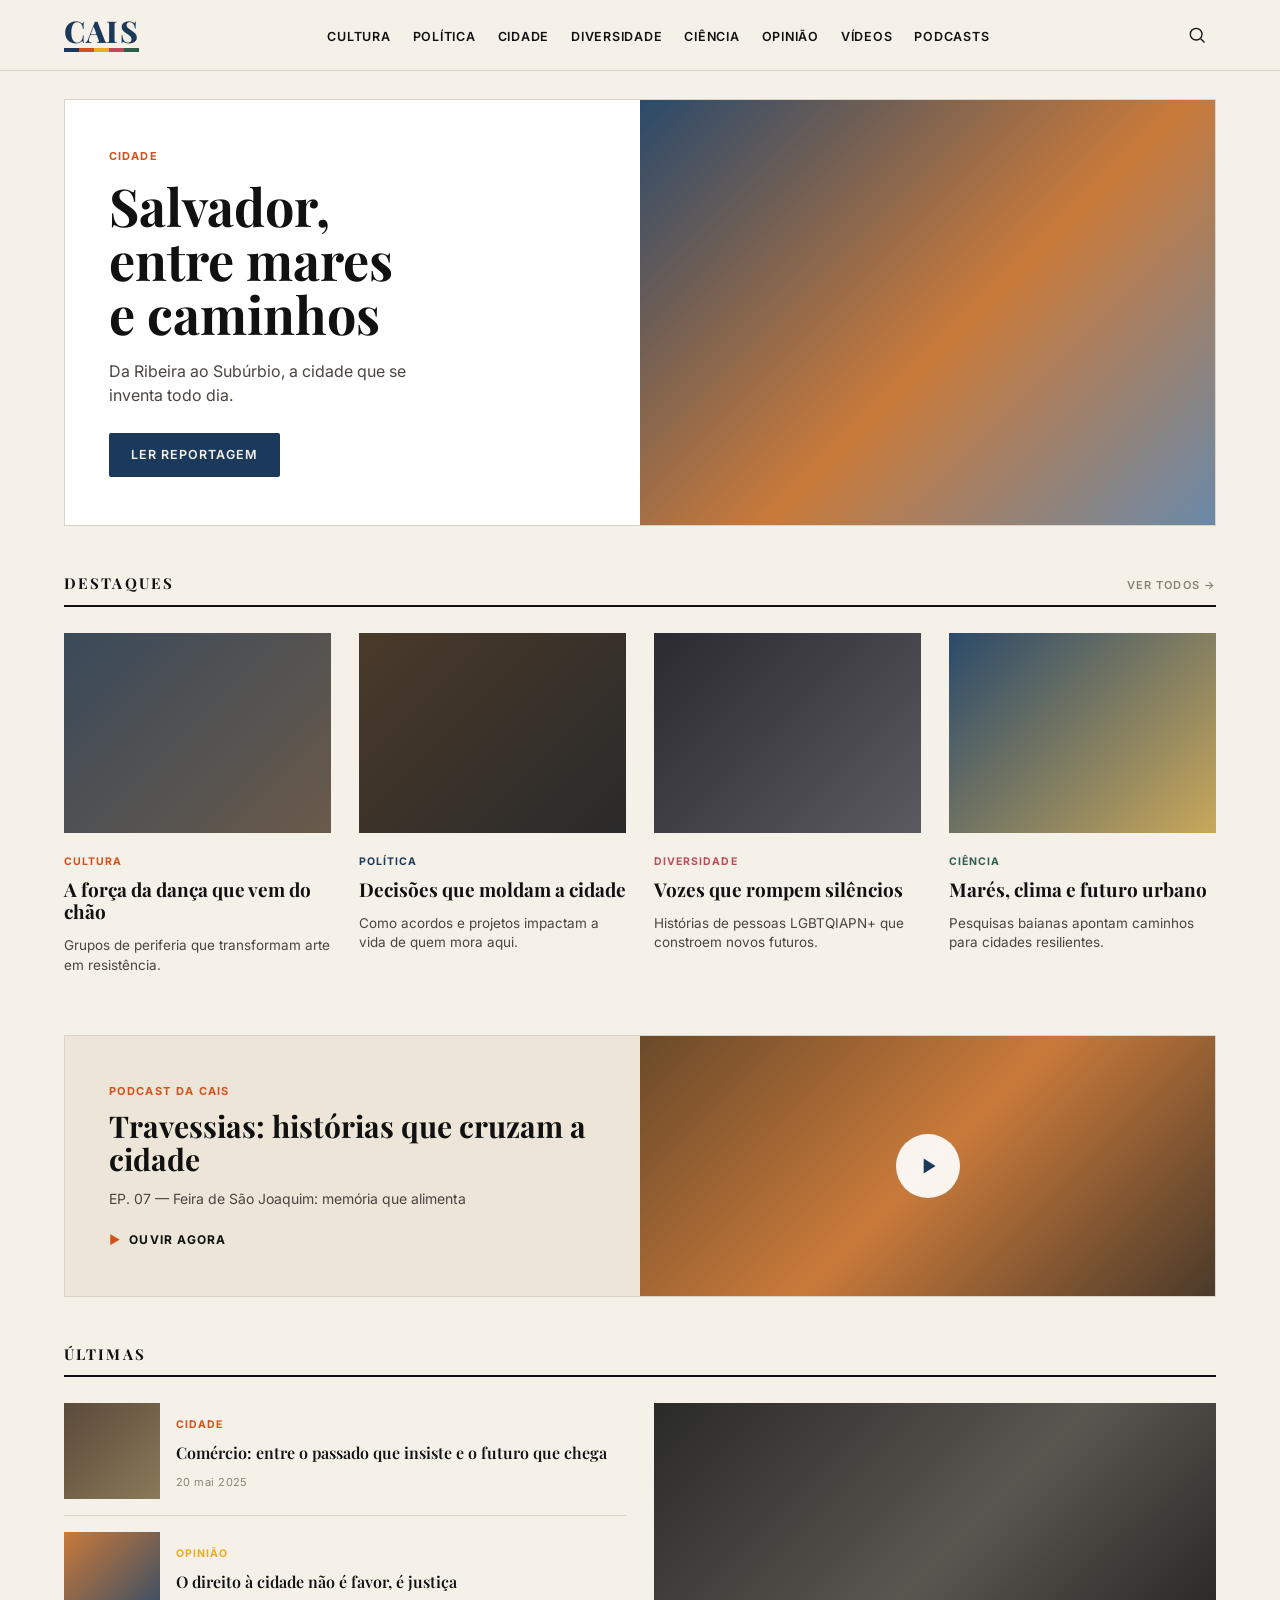
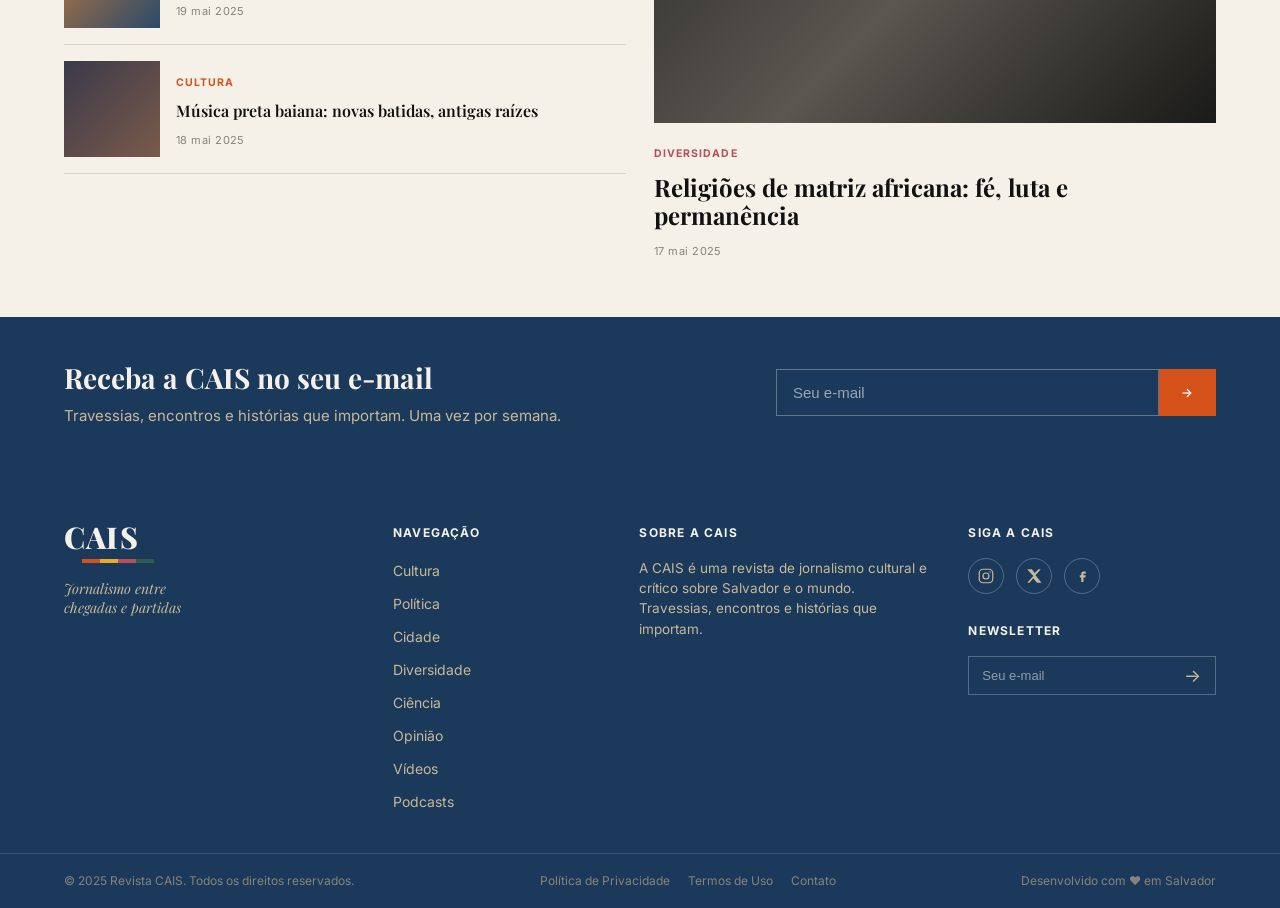
<file: index.html>
<!DOCTYPE html>
<html lang="pt-BR">
<head>
<meta charset="UTF-8">
<meta name="viewport" content="width=device-width, initial-scale=1.0">
<title>CAIS — Jornalismo entre chegadas e partidas</title>
<meta name="description" content="Revista CAIS — publicação cultural e jornalística da Escola de Comunicação da Unijorge. Jornalismo entre chegadas e partidas.">
<link rel="preconnect" href="https://fonts.googleapis.com">
<link rel="preconnect" href="https://fonts.gstatic.com" crossorigin>
<link href="https://fonts.googleapis.com/css2?family=Playfair+Display:ital,wght@0,400;0,500;0,600;0,700;0,800;0,900;1,400;1,500;1,600&family=Inter:wght@400;500;600;700&display=swap" rel="stylesheet">
<link rel="stylesheet" href="styles.css">
</head>
<body>

<a class="skip-link" href="#conteudo">Pular para o conteúdo</a>

<!-- ===== HEADER ===== -->
<header class="site-header">
  <div class="container header-inner">
    <a href="index.html" class="logo" aria-label="CAIS — página inicial">
      <span class="logo-word">CAIS</span>
      <span class="logo-bar" aria-hidden="true"></span>
    </a>
    <nav class="main-nav" aria-label="Navegação principal">
      <ul>
        <li><a href="editoria.html">Cultura</a></li>
        <li><a href="editoria.html">Política</a></li>
        <li><a href="editoria.html">Cidade</a></li>
        <li><a href="editoria.html">Diversidade</a></li>
        <li><a href="editoria.html">Ciência</a></li>
        <li><a href="editoria.html">Opinião</a></li>
        <li><a href="editoria.html">Vídeos</a></li>
        <li><a href="editoria.html">Podcasts</a></li>
      </ul>
    </nav>
    <div class="header-actions">
      <button class="icon-btn" aria-label="Buscar"><svg viewBox="0 0 24 24" width="20" height="20" fill="none" stroke="currentColor" stroke-width="1.6"><circle cx="11" cy="11" r="7"/><line x1="16.5" y1="16.5" x2="21" y2="21"/></svg></button>
      <button class="icon-btn menu-toggle" aria-label="Abrir menu" aria-expanded="false"><svg viewBox="0 0 24 24" width="20" height="20" fill="none" stroke="currentColor" stroke-width="1.6"><line x1="3" y1="6" x2="21" y2="6"/><line x1="3" y1="12" x2="21" y2="12"/><line x1="3" y1="18" x2="21" y2="18"/></svg></button>
    </div>
  </div>
</header>

<!-- ===== MOBILE MENU ===== -->
<div class="mobile-menu" id="mobileMenu" aria-hidden="true">
  <div class="mobile-menu-head">
    <span class="logo-word logo-word--light">CAIS</span>
    <button class="icon-btn menu-close" aria-label="Fechar menu"><svg viewBox="0 0 24 24" width="22" height="22" fill="none" stroke="currentColor" stroke-width="1.6"><line x1="5" y1="5" x2="19" y2="19"/><line x1="19" y1="5" x2="5" y2="19"/></svg></button>
  </div>
  <nav aria-label="Navegação mobile">
    <ul>
      <li><a href="editoria.html">Cultura</a></li>
      <li><a href="editoria.html">Política</a></li>
      <li><a href="editoria.html">Cidade</a></li>
      <li><a href="editoria.html">Diversidade</a></li>
      <li><a href="editoria.html">Ciência</a></li>
      <li><a href="editoria.html">Opinião</a></li>
      <li><a href="editoria.html">Vídeos</a></li>
      <li><a href="editoria.html">Podcasts</a></li>
    </ul>
  </nav>
  <div class="mobile-menu-search">
    <label for="mobileSearch" class="sr-only">Buscar</label>
    <input type="search" id="mobileSearch" placeholder="Buscar">
  </div>
  <a href="#newsletter" class="btn btn--orange mobile-subscribe">Assine a CAIS</a>
</div>

<main id="conteudo">

  <!-- ===== HERO ===== -->
  <section class="hero container">
    <article class="hero-card">
      <div class="hero-media">
        <div class="photo photo--hero" role="img" aria-label="Vista da orla de Salvador ao pôr do sol, com o Elevador Lacerda e barcos na Baía de Todos-os-Santos"></div>
      </div>
      <div class="hero-body">
        <span class="tag tag--cidade">Cidade</span>
        <h1 class="hero-title">Salvador,<br>entre mares<br>e caminhos</h1>
        <p class="hero-dek">Da Ribeira ao Subúrbio, a cidade que se inventa todo dia.</p>
        <a href="reportagem.html" class="btn btn--dark">Ler reportagem</a>
      </div>
    </article>
  </section>

  <!-- ===== DESTAQUES ===== -->
  <section class="section container">
    <div class="section-head">
      <h2 class="section-title">Destaques</h2>
      <a href="editoria.html" class="section-link">Ver todos <span aria-hidden="true">→</span></a>
    </div>
    <div class="destaques-grid">
      <article class="card">
        <a href="reportagem.html" class="card-media"><div class="photo photo--c1" role="img" aria-label="Jovens dançando em uma praça de periferia"></div></a>
        <span class="cat cat--cultura">Cultura</span>
        <h3 class="card-title"><a href="reportagem.html">A força da dança que vem do chão</a></h3>
        <p class="card-dek">Grupos de periferia que transformam arte em resistência.</p>
      </article>
      <article class="card">
        <a href="reportagem.html" class="card-media"><div class="photo photo--c2" role="img" aria-label="Fachada de prédio público no centro de Salvador"></div></a>
        <span class="cat cat--politica">Política</span>
        <h3 class="card-title"><a href="reportagem.html">Decisões que moldam a cidade</a></h3>
        <p class="card-dek">Como acordos e projetos impactam a vida de quem mora aqui.</p>
      </article>
      <article class="card">
        <a href="reportagem.html" class="card-media"><div class="photo photo--c3" role="img" aria-label="Retrato de mulher negra de perfil"></div></a>
        <span class="cat cat--diversidade">Diversidade</span>
        <h3 class="card-title"><a href="reportagem.html">Vozes que rompem silêncios</a></h3>
        <p class="card-dek">Histórias de pessoas LGBTQIAPN+ que constroem novos futuros.</p>
      </article>
      <article class="card">
        <a href="reportagem.html" class="card-media"><div class="photo photo--c4" role="img" aria-label="Barcos de pesca na Baía de Todos-os-Santos"></div></a>
        <span class="cat cat--ciencia">Ciência</span>
        <h3 class="card-title"><a href="reportagem.html">Marés, clima e futuro urbano</a></h3>
        <p class="card-dek">Pesquisas baianas apontam caminhos para cidades resilientes.</p>
      </article>
    </div>
  </section>

  <!-- ===== PODCAST ===== -->
  <section class="section container">
    <article class="podcast">
      <div class="podcast-body">
        <span class="eyebrow">Podcast da CAIS</span>
        <h2 class="podcast-title">Travessias: histórias que cruzam a cidade</h2>
        <p class="podcast-ep">EP. 07 — Feira de São Joaquim: memória que alimenta</p>
        <a href="podcast.html" class="play-link"><span class="play-ico" aria-hidden="true">▶</span> Ouvir agora</a>
      </div>
      <a href="podcast.html" class="podcast-media">
        <div class="photo photo--podcast" role="img" aria-label="Feira de São Joaquim cheia de pessoas e barracas"></div>
        <span class="play-badge" aria-hidden="true"><svg viewBox="0 0 24 24" width="26" height="26" fill="currentColor"><path d="M8 5v14l11-7z"/></svg></span>
      </a>
    </article>
  </section>

  <!-- ===== ÚLTIMAS ===== -->
  <section class="section container">
    <div class="section-head">
      <h2 class="section-title">Últimas</h2>
    </div>
    <div class="ultimas-grid">
      <ul class="ultimas-list">
        <li class="ultima">
          <a href="reportagem.html" class="ultima-thumb"><div class="photo photo--u1" role="img" aria-label="Sobrados antigos do Comércio"></div></a>
          <div class="ultima-body">
            <span class="cat cat--cidade">Cidade</span>
            <h3 class="ultima-title"><a href="reportagem.html">Comércio: entre o passado que insiste e o futuro que chega</a></h3>
            <time class="ultima-date" datetime="2025-05-20">20 mai 2025</time>
          </div>
        </li>
        <li class="ultima">
          <a href="reportagem.html" class="ultima-thumb"><div class="photo photo--u2" role="img" aria-label="Vista do mar de Salvador com céu alaranjado"></div></a>
          <div class="ultima-body">
            <span class="cat cat--opiniao">Opinião</span>
            <h3 class="ultima-title"><a href="reportagem.html">O direito à cidade não é favor, é justiça</a></h3>
            <time class="ultima-date" datetime="2025-05-19">19 mai 2025</time>
          </div>
        </li>
        <li class="ultima">
          <a href="reportagem.html" class="ultima-thumb"><div class="photo photo--u3" role="img" aria-label="Roda de samba na rua"></div></a>
          <div class="ultima-body">
            <span class="cat cat--cultura">Cultura</span>
            <h3 class="ultima-title"><a href="reportagem.html">Música preta baiana: novas batidas, antigas raízes</a></h3>
            <time class="ultima-date" datetime="2025-05-18">18 mai 2025</time>
          </div>
        </li>
      </ul>
      <article class="ultima-destaque">
        <a href="reportagem.html" class="ultima-destaque-media"><div class="photo photo--featured" role="img" aria-label="Retrato em preto e branco de mulher de axé com turbante e colares"></div></a>
        <div class="ultima-destaque-body">
          <span class="cat cat--diversidade">Diversidade</span>
          <h3 class="ultima-destaque-title"><a href="reportagem.html">Religiões de matriz africana: fé, luta e permanência</a></h3>
          <time class="ultima-date" datetime="2025-05-17">17 mai 2025</time>
        </div>
      </article>
    </div>
  </section>

  <!-- ===== NEWSLETTER ===== -->
  <section class="newsletter" id="newsletter">
    <div class="container newsletter-inner">
      <div class="newsletter-text">
        <h2 class="newsletter-title">Receba a CAIS no seu e-mail</h2>
        <p>Travessias, encontros e histórias que importam. Uma vez por semana.</p>
      </div>
      <form class="newsletter-form" onsubmit="return false;">
        <label for="nlEmail" class="sr-only">Seu e-mail</label>
        <input type="email" id="nlEmail" placeholder="Seu e-mail" required>
        <button type="submit" class="btn btn--orange" aria-label="Assinar newsletter"><span aria-hidden="true">→</span></button>
      </form>
    </div>
  </section>

</main>

<!-- ===== FOOTER ===== -->
<footer class="site-footer">
  <div class="container footer-inner">
    <div class="footer-brand">
      <span class="logo-word logo-word--light">CAIS</span>
      <span class="logo-bar" aria-hidden="true"></span>
      <p class="footer-slogan">Jornalismo entre<br>chegadas e partidas</p>
    </div>
    <nav class="footer-col" aria-label="Navegação do rodapé">
      <h3>Navegação</h3>
      <ul>
        <li><a href="editoria.html">Cultura</a></li>
        <li><a href="editoria.html">Política</a></li>
        <li><a href="editoria.html">Cidade</a></li>
        <li><a href="editoria.html">Diversidade</a></li>
        <li><a href="editoria.html">Ciência</a></li>
        <li><a href="editoria.html">Opinião</a></li>
        <li><a href="editoria.html">Vídeos</a></li>
        <li><a href="editoria.html">Podcasts</a></li>
      </ul>
    </nav>
    <div class="footer-col">
      <h3>Sobre a CAIS</h3>
      <p class="footer-about">A CAIS é uma revista de jornalismo cultural e crítico sobre Salvador e o mundo. Travessias, encontros e histórias que importam.</p>
    </div>
    <div class="footer-col">
      <h3>Siga a CAIS</h3>
      <div class="social">
        <a href="#" aria-label="Instagram" class="social-ico"><svg viewBox="0 0 24 24" width="18" height="18" fill="none" stroke="currentColor" stroke-width="1.6"><rect x="3" y="3" width="18" height="18" rx="5"/><circle cx="12" cy="12" r="4"/><circle cx="17.5" cy="6.5" r="1" fill="currentColor" stroke="none"/></svg></a>
        <a href="#" aria-label="X" class="social-ico"><svg viewBox="0 0 24 24" width="18" height="18" fill="currentColor"><path d="M18 3h3l-7 8 8 10h-6l-5-6-5 6H3l8-9L3 3h6l4 5z"/></svg></a>
        <a href="#" aria-label="Facebook" class="social-ico"><svg viewBox="0 0 24 24" width="18" height="18" fill="currentColor"><path d="M14 9h3V6h-3c-2 0-3 1-3 3v2H9v3h2v6h3v-6h2.5l.5-3H14V9z"/></svg></a>
      </div>
      <h3 class="footer-nl-title">Newsletter</h3>
      <form class="footer-nl" onsubmit="return false;">
        <label for="footerEmail" class="sr-only">Seu e-mail</label>
        <input type="email" id="footerEmail" placeholder="Seu e-mail">
        <button type="submit" aria-label="Assinar"><span aria-hidden="true">→</span></button>
      </form>
    </div>
  </div>
  <div class="footer-bottom">
    <div class="container footer-bottom-inner">
      <span>© 2025 Revista CAIS. Todos os direitos reservados.</span>
      <span class="footer-links">
        <a href="#">Política de Privacidade</a>
        <a href="#">Termos de Uso</a>
        <a href="#">Contato</a>
      </span>
      <span class="footer-made">Desenvolvido com ♥ em Salvador</span>
    </div>
  </div>
</footer>

<script src="script.js"></script>
</body>
</html>
</file>
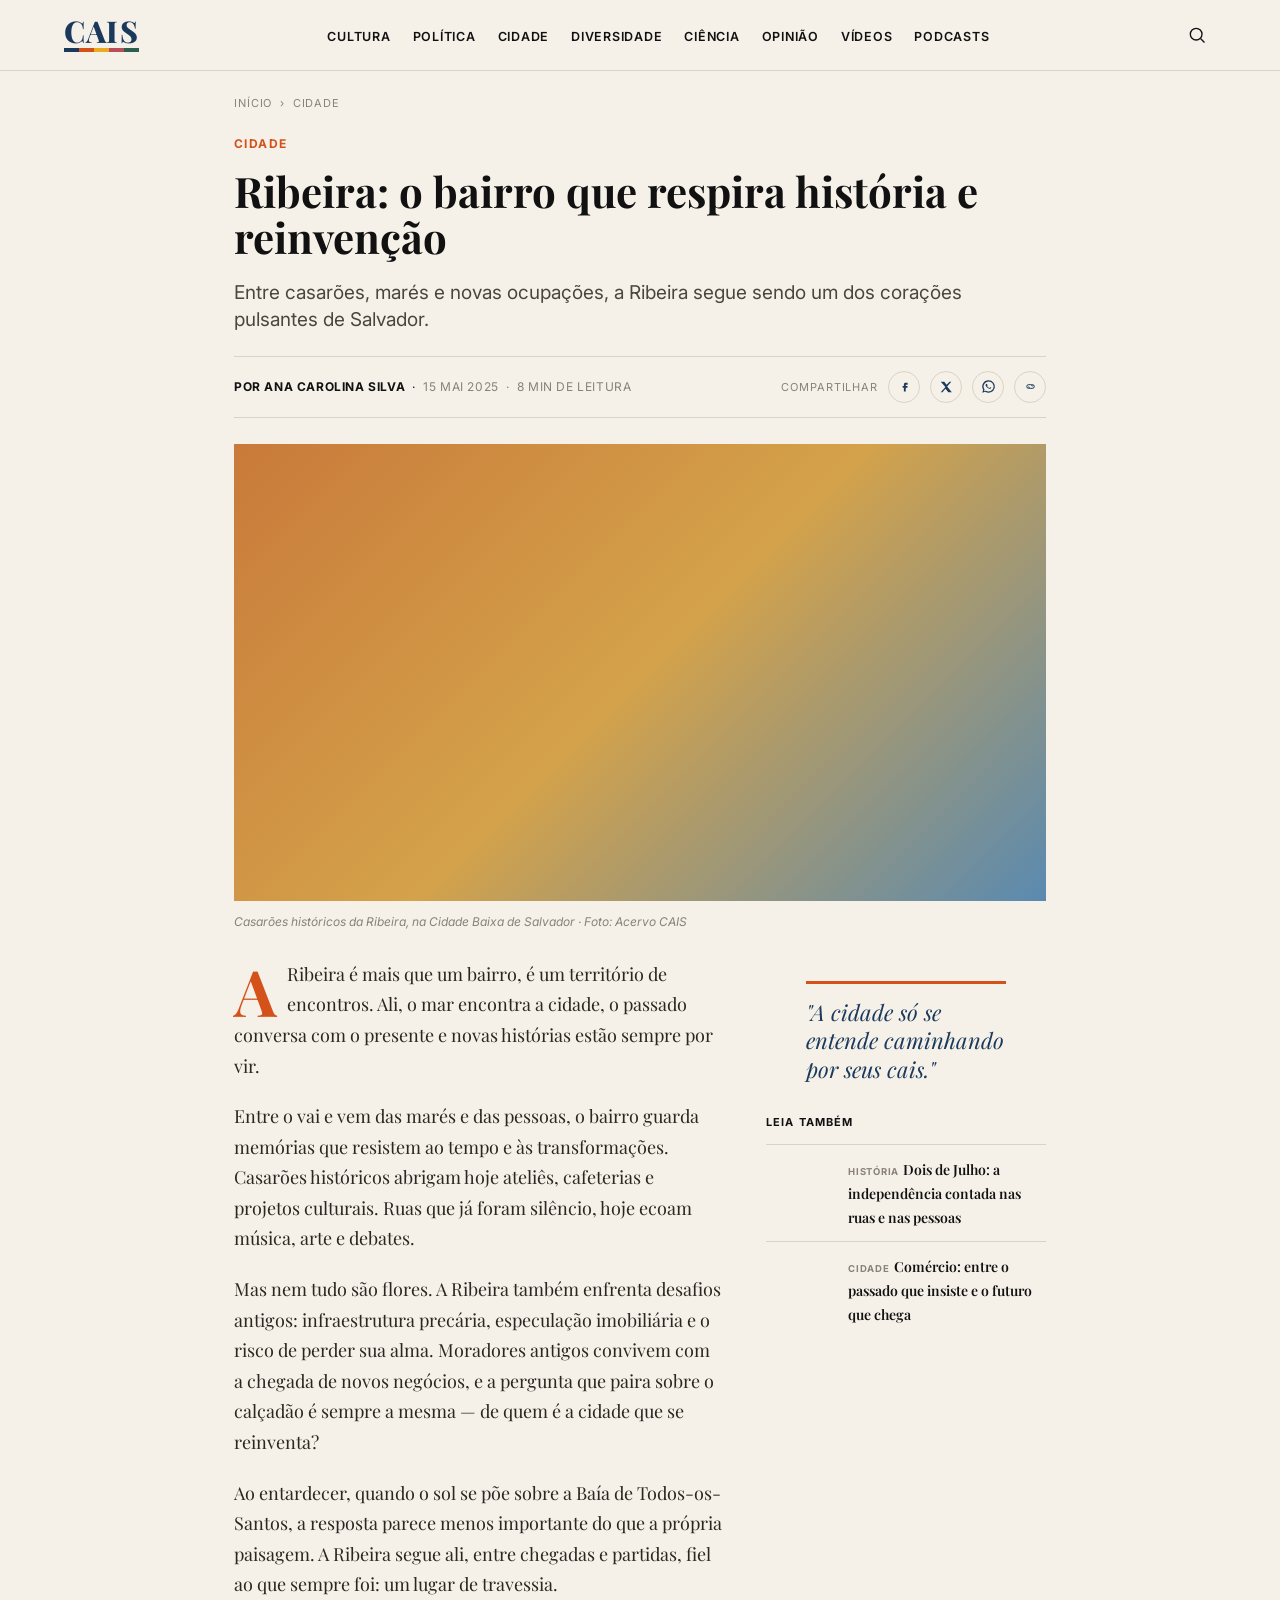
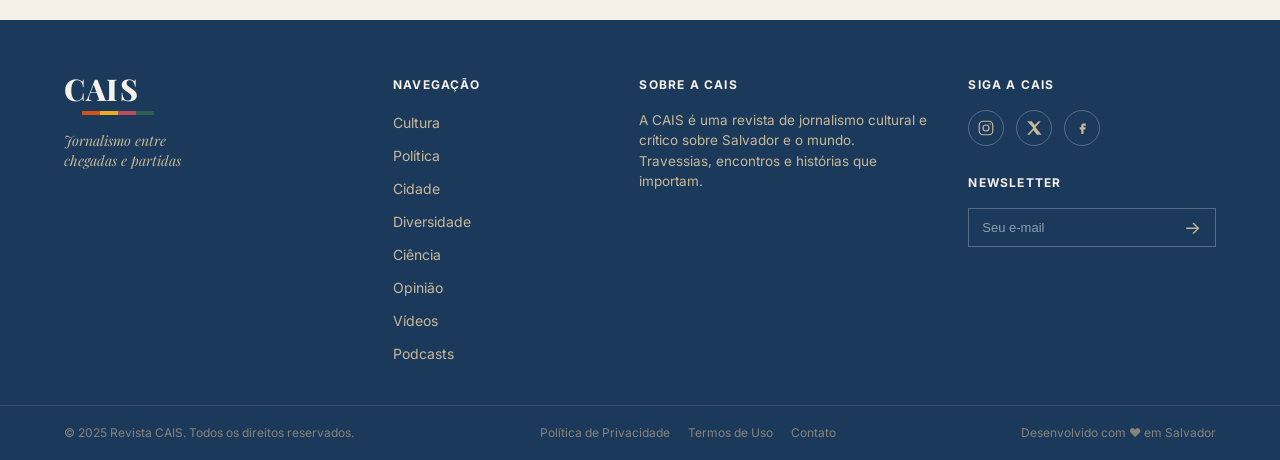
<file: reportagem.html>
<!DOCTYPE html>
<html lang="pt-BR">
<head>
<meta charset="UTF-8">
<meta name="viewport" content="width=device-width, initial-scale=1.0">
<title>Ribeira: o bairro que respira história e reinvenção — CAIS</title>
<meta name="description" content="Entre casarões, marés e novas ocupações, a Ribeira segue sendo um dos corações pulsantes de Salvador.">
<link rel="preconnect" href="https://fonts.googleapis.com">
<link rel="preconnect" href="https://fonts.gstatic.com" crossorigin>
<link href="https://fonts.googleapis.com/css2?family=Playfair+Display:ital,wght@0,400;0,500;0,600;0,700;0,800;0,900;1,400;1,500;1,600&family=Inter:wght@400;500;600;700&display=swap" rel="stylesheet">
<link rel="stylesheet" href="styles.css">
</head>
<body>

<a class="skip-link" href="#conteudo">Pular para o conteúdo</a>

<header class="site-header">
  <div class="container header-inner">
    <a href="index.html" class="logo" aria-label="CAIS — página inicial">
      <span class="logo-word">CAIS</span>
      <span class="logo-bar" aria-hidden="true"></span>
    </a>
    <nav class="main-nav" aria-label="Navegação principal">
      <ul>
        <li><a href="editoria.html">Cultura</a></li>
        <li><a href="editoria.html">Política</a></li>
        <li><a href="editoria.html">Cidade</a></li>
        <li><a href="editoria.html">Diversidade</a></li>
        <li><a href="editoria.html">Ciência</a></li>
        <li><a href="editoria.html">Opinião</a></li>
        <li><a href="editoria.html">Vídeos</a></li>
        <li><a href="editoria.html">Podcasts</a></li>
      </ul>
    </nav>
    <div class="header-actions">
      <button class="icon-btn" aria-label="Buscar"><svg viewBox="0 0 24 24" width="20" height="20" fill="none" stroke="currentColor" stroke-width="1.6"><circle cx="11" cy="11" r="7"/><line x1="16.5" y1="16.5" x2="21" y2="21"/></svg></button>
      <button class="icon-btn menu-toggle" aria-label="Abrir menu" aria-expanded="false"><svg viewBox="0 0 24 24" width="20" height="20" fill="none" stroke="currentColor" stroke-width="1.6"><line x1="3" y1="6" x2="21" y2="6"/><line x1="3" y1="12" x2="21" y2="12"/><line x1="3" y1="18" x2="21" y2="18"/></svg></button>
    </div>
  </div>
</header>

<div class="mobile-menu" id="mobileMenu" aria-hidden="true">
  <div class="mobile-menu-head">
    <span class="logo-word logo-word--light">CAIS</span>
    <button class="icon-btn menu-close" aria-label="Fechar menu"><svg viewBox="0 0 24 24" width="22" height="22" fill="none" stroke="currentColor" stroke-width="1.6"><line x1="5" y1="5" x2="19" y2="19"/><line x1="19" y1="5" x2="5" y2="19"/></svg></button>
  </div>
  <nav aria-label="Navegação mobile">
    <ul>
      <li><a href="editoria.html">Cultura</a></li>
      <li><a href="editoria.html">Política</a></li>
      <li><a href="editoria.html">Cidade</a></li>
      <li><a href="editoria.html">Diversidade</a></li>
      <li><a href="editoria.html">Ciência</a></li>
      <li><a href="editoria.html">Opinião</a></li>
      <li><a href="editoria.html">Vídeos</a></li>
      <li><a href="editoria.html">Podcasts</a></li>
    </ul>
  </nav>
  <a href="index.html#newsletter" class="btn btn--orange mobile-subscribe">Assine a CAIS</a>
</div>

<main id="conteudo">
  <div class="container article-wrap">
    <nav class="breadcrumb" aria-label="Trilha de navegação">
      <a href="index.html">Início</a> &nbsp;›&nbsp; <a href="editoria.html">Cidade</a>
    </nav>

    <header class="article-head">
      <span class="article-cat">Cidade</span>
      <h1 class="article-title">Ribeira: o bairro que respira história e reinvenção</h1>
      <p class="article-dek">Entre casarões, marés e novas ocupações, a Ribeira segue sendo um dos corações pulsantes de Salvador.</p>
      <div class="article-meta">
        <span class="article-byline"><strong>Por Ana Carolina Silva</strong> &nbsp;·&nbsp; <span class="meta-sub">15 mai 2025 &nbsp;·&nbsp; 8 min de leitura</span></span>
        <span class="share">
          <span class="share-label">Compartilhar</span>
          <a href="#" class="share-ico" aria-label="Compartilhar no Facebook"><svg viewBox="0 0 24 24" width="15" height="15" fill="currentColor"><path d="M14 9h3V6h-3c-2 0-3 1-3 3v2H9v3h2v6h3v-6h2.5l.5-3H14V9z"/></svg></a>
          <a href="#" class="share-ico" aria-label="Compartilhar no X"><svg viewBox="0 0 24 24" width="14" height="14" fill="currentColor"><path d="M18 3h3l-7 8 8 10h-6l-5-6-5 6H3l8-9L3 3h6l4 5z"/></svg></a>
          <a href="#" class="share-ico" aria-label="Compartilhar no WhatsApp"><svg viewBox="0 0 24 24" width="15" height="15" fill="currentColor"><path d="M12 2a10 10 0 00-8.5 15.3L2 22l4.8-1.5A10 10 0 1012 2zm0 18a8 8 0 01-4.1-1.1l-.3-.2-2.8.9.9-2.8-.2-.3A8 8 0 1112 20zm4.5-5.9c-.2-.1-1.4-.7-1.7-.8-.2-.1-.4-.1-.5.1l-.7.9c-.1.2-.3.2-.5.1a6.5 6.5 0 01-3.2-2.8c-.2-.4.2-.4.6-1.2.1-.2 0-.3 0-.4l-.8-1.8c-.2-.5-.4-.4-.5-.4h-.5c-.2 0-.4.1-.6.3-.7.7-.9 1.7-.5 2.8a9 9 0 003.9 4c1.6.9 2.3.8 3.1.7.5-.1 1.4-.6 1.6-1.2.2-.6.2-1 .1-1.1z"/></svg></a>
          <a href="#" class="share-ico" aria-label="Copiar link"><svg viewBox="0 0 24 24" width="15" height="15" fill="none" stroke="currentColor" stroke-width="1.6"><path d="M9 12a3 3 0 003 3h3a3 3 0 000-6h-1.5M15 12a3 3 0 00-3-3H9a3 3 0 000 6h1.5"/></svg></a>
        </span>
      </div>
    </header>

    <figure class="article-hero">
      <div class="photo" style="background:linear-gradient(135deg,#C97A3A,#D4A24A,#5A8AB0);height:100%" role="img" aria-label="Casarões coloridos da Ribeira com um carro passando na rua"></div>
    </figure>
    <p class="article-hero-cap">Casarões históricos da Ribeira, na Cidade Baixa de Salvador · Foto: Acervo CAIS</p>

    <div class="article-body">
      <div class="article-text">
        <p class="dropcap">A Ribeira é mais que um bairro, é um território de encontros. Ali, o mar encontra a cidade, o passado conversa com o presente e novas histórias estão sempre por vir.</p>
        <p>Entre o vai e vem das marés e das pessoas, o bairro guarda memórias que resistem ao tempo e às transformações. Casarões históricos abrigam hoje ateliês, cafeterias e projetos culturais. Ruas que já foram silêncio, hoje ecoam música, arte e debates.</p>
        <p>Mas nem tudo são flores. A Ribeira também enfrenta desafios antigos: infraestrutura precária, especulação imobiliária e o risco de perder sua alma. Moradores antigos convivem com a chegada de novos negócios, e a pergunta que paira sobre o calçadão é sempre a mesma — de quem é a cidade que se reinventa?</p>
        <p>Ao entardecer, quando o sol se põe sobre a Baía de Todos-os-Santos, a resposta parece menos importante do que a própria paisagem. A Ribeira segue ali, entre chegadas e partidas, fiel ao que sempre foi: um lugar de travessia.</p>
      </div>
      <aside class="article-aside">
        <blockquote class="pullquote">"A cidade só se entende caminhando por seus cais."</blockquote>
        <h2 class="related-title">Leia também</h2>
        <a href="reportagem.html" class="related-item">
          <span class="related-thumb"><span class="photo" style="background:linear-gradient(135deg,#8A5A3A,#C97A3A);height:100%"></span></span>
          <span>
            <span class="related-cat">História</span>
            <span class="related-name">Dois de Julho: a independência contada nas ruas e nas pessoas</span>
          </span>
        </a>
        <a href="reportagem.html" class="related-item">
          <span class="related-thumb"><span class="photo" style="background:linear-gradient(135deg,#2A4A6A,#6A8AA8);height:100%"></span></span>
          <span>
            <span class="related-cat">Cidade</span>
            <span class="related-name">Comércio: entre o passado que insiste e o futuro que chega</span>
          </span>
        </a>
      </aside>
    </div>
  </div>
</main>

<footer class="site-footer">
  <div class="container footer-inner">
    <div class="footer-brand">
      <span class="logo-word logo-word--light">CAIS</span>
      <span class="logo-bar" aria-hidden="true"></span>
      <p class="footer-slogan">Jornalismo entre<br>chegadas e partidas</p>
    </div>
    <nav class="footer-col" aria-label="Navegação do rodapé">
      <h3>Navegação</h3>
      <ul>
        <li><a href="editoria.html">Cultura</a></li>
        <li><a href="editoria.html">Política</a></li>
        <li><a href="editoria.html">Cidade</a></li>
        <li><a href="editoria.html">Diversidade</a></li>
        <li><a href="editoria.html">Ciência</a></li>
        <li><a href="editoria.html">Opinião</a></li>
        <li><a href="editoria.html">Vídeos</a></li>
        <li><a href="editoria.html">Podcasts</a></li>
      </ul>
    </nav>
    <div class="footer-col">
      <h3>Sobre a CAIS</h3>
      <p class="footer-about">A CAIS é uma revista de jornalismo cultural e crítico sobre Salvador e o mundo. Travessias, encontros e histórias que importam.</p>
    </div>
    <div class="footer-col">
      <h3>Siga a CAIS</h3>
      <div class="social">
        <a href="#" aria-label="Instagram" class="social-ico"><svg viewBox="0 0 24 24" width="18" height="18" fill="none" stroke="currentColor" stroke-width="1.6"><rect x="3" y="3" width="18" height="18" rx="5"/><circle cx="12" cy="12" r="4"/><circle cx="17.5" cy="6.5" r="1" fill="currentColor" stroke="none"/></svg></a>
        <a href="#" aria-label="X" class="social-ico"><svg viewBox="0 0 24 24" width="18" height="18" fill="currentColor"><path d="M18 3h3l-7 8 8 10h-6l-5-6-5 6H3l8-9L3 3h6l4 5z"/></svg></a>
        <a href="#" aria-label="Facebook" class="social-ico"><svg viewBox="0 0 24 24" width="18" height="18" fill="currentColor"><path d="M14 9h3V6h-3c-2 0-3 1-3 3v2H9v3h2v6h3v-6h2.5l.5-3H14V9z"/></svg></a>
      </div>
      <h3 class="footer-nl-title">Newsletter</h3>
      <form class="footer-nl" onsubmit="return false;">
        <label for="footerEmail" class="sr-only">Seu e-mail</label>
        <input type="email" id="footerEmail" placeholder="Seu e-mail">
        <button type="submit" aria-label="Assinar"><span aria-hidden="true">→</span></button>
      </form>
    </div>
  </div>
  <div class="footer-bottom">
    <div class="container footer-bottom-inner">
      <span>© 2025 Revista CAIS. Todos os direitos reservados.</span>
      <span class="footer-links">
        <a href="#">Política de Privacidade</a>
        <a href="#">Termos de Uso</a>
        <a href="#">Contato</a>
      </span>
      <span class="footer-made">Desenvolvido com ♥ em Salvador</span>
    </div>
  </div>
</footer>

<script src="script.js"></script>
</body>
</html>
</file>
<file: styles.css>
/* ============================================================
   REVISTA CAIS — Portal Editorial
   Design tokens extraídos do mockup oficial aprovado
   ============================================================ */

:root {
  /* ---- Paleta cromática (cores exatas do mockup) ---- */
  --mar:            #1B3A5B;  /* azul profundo */
  --por-sol:        #D4521A;  /* laranja */
  --luz-baiana:     #EBAB20;  /* amarelo */
  --rosa-queimado:  #B84E5A;
  --areia:          #C8B898;
  --branco-edit:    #F5F0E8;  /* fundo creme */
  --folha:          #2E5E4E;  /* verde */
  --preto-grafite:  #111111;

  --branco-puro:    #FFFFFF;
  --cinza-texto:    #4A453E;
  --cinza-medio:    #8A8278;
  --cinza-claro:    #E2DCD0;
  --linha:          #DAD3C5;

  /* ---- Tipografia ---- */
  --serif: 'Playfair Display', Georgia, serif;
  --sans:  'Inter', system-ui, -apple-system, sans-serif;

  /* ---- Layout ---- */
  --maxw: 1200px;
  --gap: 28px;
  --radius: 2px;
}

/* ---- Reset ---- */
*, *::before, *::after { box-sizing: border-box; }
html { -webkit-text-size-adjust: 100%; scroll-behavior: smooth; }
body {
  margin: 0;
  font-family: var(--sans);
  color: var(--preto-grafite);
  background: var(--branco-edit);
  font-size: 16px;
  line-height: 1.5;
  -webkit-font-smoothing: antialiased;
}
img { max-width: 100%; display: block; }
a { color: inherit; text-decoration: none; }
ul { list-style: none; margin: 0; padding: 0; }
h1, h2, h3, h4 { margin: 0; font-weight: 700; }
button { font-family: inherit; cursor: pointer; }

.container { width: 100%; max-width: var(--maxw); margin: 0 auto; padding: 0 24px; }

.sr-only {
  position: absolute; width: 1px; height: 1px; padding: 0; margin: -1px;
  overflow: hidden; clip: rect(0,0,0,0); white-space: nowrap; border: 0;
}
.skip-link {
  position: absolute; left: -999px; top: 0; z-index: 999;
  background: var(--mar); color: #fff; padding: 10px 16px;
}
.skip-link:focus { left: 8px; top: 8px; }

:focus-visible { outline: 2px solid var(--por-sol); outline-offset: 2px; }

/* ============================================================
   LOGO
   ============================================================ */
.logo { display: inline-flex; flex-direction: column; gap: 3px; }
.logo-word {
  font-family: var(--serif);
  font-weight: 800;
  font-size: 30px;
  letter-spacing: 0.04em;
  color: var(--mar);
  line-height: 0.9;
}
.logo-word--light { color: var(--branco-edit); }
/* Barra multicolor sob o logotipo */
.logo-bar {
  display: block; height: 4px; width: 100%;
  background: linear-gradient(to right,
    var(--mar) 0 20%,
    var(--por-sol) 20% 40%,
    var(--luz-baiana) 40% 60%,
    var(--rosa-queimado) 60% 80%,
    var(--folha) 80% 100%);
}

/* ============================================================
   HEADER
   ============================================================ */
.site-header {
  background: var(--branco-edit);
  border-bottom: 1px solid var(--linha);
  position: sticky; top: 0; z-index: 100;
}
.header-inner {
  display: flex; align-items: center; justify-content: space-between;
  gap: 24px; padding-top: 16px; padding-bottom: 16px;
}
.main-nav ul { display: flex; gap: 22px; }
.main-nav a {
  font-size: 12.5px; font-weight: 600; letter-spacing: 0.06em;
  text-transform: uppercase; color: var(--preto-grafite);
  padding: 6px 0; position: relative;
}
.main-nav a::after {
  content: ''; position: absolute; left: 0; bottom: 0; height: 2px; width: 0;
  background: var(--por-sol); transition: width .2s ease;
}
.main-nav a:hover::after { width: 100%; }
.header-actions { display: flex; align-items: center; gap: 6px; }
.icon-btn {
  background: none; border: none; color: var(--preto-grafite);
  width: 38px; height: 38px; display: inline-flex;
  align-items: center; justify-content: center; border-radius: var(--radius);
}
.icon-btn:hover { background: rgba(0,0,0,.05); }
.menu-toggle { display: none; }

/* ============================================================
   MOBILE MENU
   ============================================================ */
.mobile-menu {
  position: fixed; inset: 0; z-index: 200;
  background: var(--mar); color: var(--branco-edit);
  padding: 20px 24px; transform: translateX(100%);
  transition: transform .3s ease; display: flex; flex-direction: column;
}
.mobile-menu.open { transform: translateX(0); }
.mobile-menu-head { display: flex; align-items: center; justify-content: space-between; margin-bottom: 30px; }
.mobile-menu-head .icon-btn { color: var(--branco-edit); }
.mobile-menu nav ul { display: flex; flex-direction: column; gap: 4px; }
.mobile-menu nav a {
  font-size: 17px; font-weight: 600; letter-spacing: 0.04em;
  text-transform: uppercase; padding: 12px 0;
  border-bottom: 1px solid rgba(255,255,255,.1); display: block;
}
.mobile-menu-search { margin: 24px 0 16px; }
.mobile-menu-search input {
  width: 100%; padding: 12px 14px; border: 1px solid rgba(255,255,255,.25);
  background: transparent; color: var(--branco-edit); font-size: 15px; border-radius: var(--radius);
}
.mobile-menu-search input::placeholder { color: rgba(255,255,255,.5); }
.mobile-subscribe { text-align: center; }

/* ============================================================
   BOTÕES & TAGS
   ============================================================ */
.btn {
  display: inline-block; font-size: 12.5px; font-weight: 600;
  letter-spacing: 0.08em; text-transform: uppercase;
  padding: 13px 22px; border: none; border-radius: var(--radius); transition: background .2s;
}
.btn--dark { background: var(--mar); color: var(--branco-edit); }
.btn--dark:hover { background: #14304b; }
.btn--orange { background: var(--por-sol); color: #fff; }
.btn--orange:hover { background: #b8460f; }

.tag {
  display: inline-block; font-size: 11px; font-weight: 700;
  letter-spacing: 0.1em; text-transform: uppercase;
  color: var(--por-sol); margin-bottom: 14px;
}
.tag--cidade { color: var(--por-sol); }

/* Categorias coloridas (pílulas e labels) */
.cat {
  display: inline-block; font-size: 10.5px; font-weight: 700;
  letter-spacing: 0.1em; text-transform: uppercase; margin-bottom: 8px;
}
.cat--cultura      { color: var(--por-sol); }
.cat--politica     { color: var(--mar); }
.cat--cidade       { color: var(--por-sol); }
.cat--diversidade  { color: var(--rosa-queimado); }
.cat--ciencia      { color: var(--folha); }
.cat--opiniao      { color: var(--luz-baiana); }

/* ============================================================
   FOTOS (placeholders tonais — substituir por <img> reais)
   ============================================================ */
.photo { width: 100%; height: 100%; background-size: cover; background-position: center; }
.photo--hero      { background: linear-gradient(135deg, #2A4A6A 0%, #C97A3A 55%, #6A8AA8 100%); min-height: 420px; }
.photo--c1        { background: linear-gradient(135deg, #3A4A5A, #6A5A4A); }
.photo--c2        { background: linear-gradient(135deg, #4A3A2A, #2A2A2A); }
.photo--c3        { background: linear-gradient(135deg, #2A2A30, #5A5A60); }
.photo--c4        { background: linear-gradient(135deg, #2A4A6A, #C9A85A); }
.photo--podcast   { background: linear-gradient(135deg, #6A4A2A, #C97A3A, #4A3A2A); }
.photo--u1        { background: linear-gradient(135deg, #5A4A3A, #8A7A5A); }
.photo--u2        { background: linear-gradient(135deg, #C97A3A, #2A4A6A); }
.photo--u3        { background: linear-gradient(135deg, #3A3A4A, #7A5A4A); }
.photo--featured  { background: linear-gradient(135deg, #2A2A28, #5A5650, #1A1A18); }

/* ============================================================
   HERO
   ============================================================ */
.hero { padding-top: 28px; }
.hero-card {
  display: grid; grid-template-columns: 1fr 1fr;
  background: var(--branco-puro); border: 1px solid var(--linha);
  overflow: hidden;
}
.hero-media { order: 2; }
.hero-media .photo { height: 100%; }
.hero-body {
  order: 1; padding: 48px 44px; display: flex; flex-direction: column;
  justify-content: center; align-items: flex-start;
}
.hero-title {
  font-family: var(--serif); font-weight: 700;
  font-size: 52px; line-height: 1.04; color: var(--preto-grafite);
  margin-bottom: 18px;
}
.hero-dek { font-size: 16px; color: var(--cinza-texto); margin: 0 0 26px; max-width: 30ch; }

/* ============================================================
   SECTIONS
   ============================================================ */
.section { padding-top: 46px; }
.section-head {
  display: flex; align-items: baseline; justify-content: space-between;
  border-bottom: 2px solid var(--preto-grafite); padding-bottom: 10px; margin-bottom: 26px;
}
.section-title {
  font-family: var(--serif); font-weight: 700; font-size: 15px;
  letter-spacing: 0.14em; text-transform: uppercase;
}
.section-link {
  font-size: 11px; font-weight: 600; letter-spacing: 0.1em;
  text-transform: uppercase; color: var(--cinza-medio);
}
.section-link:hover { color: var(--por-sol); }
.eyebrow {
  font-size: 11px; font-weight: 700; letter-spacing: 0.12em;
  text-transform: uppercase; color: var(--por-sol); display: block; margin-bottom: 10px;
}

/* ---- Destaques grid ---- */
.destaques-grid { display: grid; grid-template-columns: repeat(4, 1fr); gap: var(--gap); }
.card-media { display: block; aspect-ratio: 4/3; overflow: hidden; margin-bottom: 14px; }
.card-media .photo { transition: transform .4s ease; }
.card:hover .card-media .photo { transform: scale(1.04); }
.card-title {
  font-family: var(--serif); font-weight: 700; font-size: 19px;
  line-height: 1.18; margin-bottom: 8px;
}
.card-title a:hover { color: var(--por-sol); }
.card-dek { font-size: 13.5px; color: var(--cinza-texto); line-height: 1.45; }

/* ---- Podcast ---- */
.podcast {
  display: grid; grid-template-columns: 1fr 1fr;
  background: #ECE5D8; align-items: stretch; border: 1px solid var(--linha);
}
.podcast-body { padding: 40px 44px; display: flex; flex-direction: column; justify-content: center; align-items: flex-start; }
.podcast-title { font-family: var(--serif); font-weight: 700; font-size: 30px; line-height: 1.1; margin-bottom: 12px; }
.podcast-ep { font-size: 14px; color: var(--cinza-texto); margin: 0 0 22px; }
.play-link { font-size: 12px; font-weight: 700; letter-spacing: 0.1em; text-transform: uppercase; color: var(--preto-grafite); display: inline-flex; align-items: center; gap: 8px; }
.play-link:hover { color: var(--por-sol); }
.play-ico { color: var(--por-sol); }
.podcast-media { position: relative; min-height: 260px; }
.play-badge {
  position: absolute; top: 50%; left: 50%; transform: translate(-50%,-50%);
  width: 64px; height: 64px; border-radius: 50%; background: rgba(255,255,255,.92);
  color: var(--mar); display: flex; align-items: center; justify-content: center;
}

/* ---- Últimas ---- */
.ultimas-grid { display: grid; grid-template-columns: 1fr 1fr; gap: var(--gap); }
.ultimas-list { display: flex; flex-direction: column; }
.ultima { display: grid; grid-template-columns: 96px 1fr; gap: 16px; padding: 16px 0; border-bottom: 1px solid var(--linha); align-items: center; }
.ultima:first-child { padding-top: 0; }
.ultima-thumb { display: block; aspect-ratio: 1; overflow: hidden; }
.ultima-title { font-family: var(--serif); font-weight: 600; font-size: 16px; line-height: 1.2; margin: 2px 0 6px; }
.ultima-title a:hover { color: var(--por-sol); }
.ultima-date { font-size: 11px; color: var(--cinza-medio); letter-spacing: 0.04em; }
.ultima-destaque { display: flex; flex-direction: column; }
.ultima-destaque-media { flex: 1; min-height: 320px; overflow: hidden; display: block; }
.ultima-destaque-body { padding-top: 16px; }
.ultima-destaque-title { font-family: var(--serif); font-weight: 700; font-size: 24px; line-height: 1.15; margin: 4px 0 8px; }

/* ============================================================
   NEWSLETTER
   ============================================================ */
.newsletter { margin-top: 56px; background: var(--mar); color: var(--branco-edit); }
.newsletter-inner { display: flex; align-items: center; justify-content: space-between; gap: 40px; padding-top: 40px; padding-bottom: 40px; flex-wrap: wrap; }
.newsletter-title { font-family: var(--serif); font-weight: 700; font-size: 28px; margin-bottom: 6px; }
.newsletter-text p { margin: 0; color: var(--areia); font-size: 15px; }
.newsletter-form { display: flex; gap: 0; min-width: 320px; flex: 1; max-width: 440px; }
.newsletter-form input {
  flex: 1; padding: 14px 16px; border: 1px solid rgba(255,255,255,.3);
  background: transparent; color: var(--branco-edit); font-size: 15px; border-radius: 0;
}
.newsletter-form input::placeholder { color: rgba(255,255,255,.55); }
.newsletter-form .btn { border-radius: 0; padding-left: 22px; padding-right: 22px; }

/* ============================================================
   FOOTER
   ============================================================ */
.site-footer { background: var(--mar); color: var(--areia); }
.footer-inner {
  display: grid; grid-template-columns: 1.4fr 1fr 1.4fr 1.2fr; gap: 40px;
  padding-top: 56px; padding-bottom: 40px;
}
.footer-brand .logo-bar { width: 90px; margin-top: 4px; }
.footer-slogan { font-family: var(--serif); font-style: italic; font-size: 14px; color: var(--areia); margin-top: 16px; line-height: 1.4; }
.footer-col h3 { font-size: 12px; font-weight: 700; letter-spacing: 0.1em; text-transform: uppercase; color: var(--branco-edit); margin-bottom: 16px; }
.footer-col ul { display: flex; flex-direction: column; gap: 9px; }
.footer-col a { font-size: 14px; color: var(--areia); }
.footer-col a:hover { color: var(--branco-edit); }
.footer-about { font-size: 13.5px; line-height: 1.5; color: var(--areia); }
.social { display: flex; gap: 12px; margin-bottom: 28px; }
.social-ico { width: 36px; height: 36px; border: 1px solid rgba(255,255,255,.25); border-radius: 50%; display: inline-flex; align-items: center; justify-content: center; color: var(--areia); }
.social-ico:hover { background: var(--por-sol); border-color: var(--por-sol); color: #fff; }
.footer-nl-title { margin-top: 4px; }
.footer-nl { display: flex; border: 1px solid rgba(255,255,255,.25); }
.footer-nl input { flex: 1; padding: 11px 13px; background: transparent; border: none; color: var(--branco-edit); font-size: 13px; }
.footer-nl input::placeholder { color: rgba(255,255,255,.5); }
.footer-nl button { background: transparent; border: none; color: var(--areia); padding: 0 14px; font-size: 18px; }
.footer-nl button:hover { color: var(--por-sol); }
.footer-bottom { border-top: 1px solid rgba(255,255,255,.12); }
.footer-bottom-inner { display: flex; align-items: center; justify-content: space-between; gap: 16px; padding-top: 18px; padding-bottom: 18px; flex-wrap: wrap; font-size: 12px; color: var(--cinza-medio); }
.footer-links { display: flex; gap: 18px; }
.footer-links a:hover { color: var(--areia); }

/* ============================================================
   REPORTAGEM (single post)
   ============================================================ */
.article-wrap { max-width: 860px; }
.breadcrumb { font-size: 11px; letter-spacing: 0.08em; text-transform: uppercase; color: var(--cinza-medio); padding-top: 24px; }
.breadcrumb a:hover { color: var(--por-sol); }
.article-head { padding-top: 18px; }
.article-cat { font-size: 12px; font-weight: 700; letter-spacing: 0.12em; text-transform: uppercase; color: var(--por-sol); }
.article-title { font-family: var(--serif); font-weight: 700; font-size: 42px; line-height: 1.1; margin: 14px 0 16px; }
.article-dek { font-size: 19px; color: var(--cinza-texto); line-height: 1.45; margin-bottom: 22px; font-weight: 400; }
.article-meta { display: flex; align-items: center; justify-content: space-between; flex-wrap: wrap; gap: 14px; padding: 14px 0; border-top: 1px solid var(--linha); border-bottom: 1px solid var(--linha); }
.article-byline { font-size: 12px; letter-spacing: 0.05em; text-transform: uppercase; color: var(--preto-grafite); }
.article-byline strong { color: var(--preto-grafite); }
.article-byline .meta-sub { color: var(--cinza-medio); }
.share { display: flex; align-items: center; gap: 10px; }
.share-label { font-size: 11px; letter-spacing: 0.08em; text-transform: uppercase; color: var(--cinza-medio); }
.share-ico { width: 32px; height: 32px; border-radius: 50%; border: 1px solid var(--linha); display: inline-flex; align-items: center; justify-content: center; color: var(--mar); }
.share-ico:hover { background: var(--mar); color: #fff; border-color: var(--mar); }
.article-hero { margin: 26px 0 6px; aspect-ratio: 16/9; overflow: hidden; }
.article-hero-cap { font-size: 12px; color: var(--cinza-medio); font-style: italic; margin-bottom: 28px; }
.article-body { display: grid; grid-template-columns: 1fr 280px; gap: 44px; }
.article-text { font-family: var(--serif); font-size: 18px; line-height: 1.7; color: #2A2620; }
.article-text p { margin: 0 0 20px; }
.dropcap::first-letter { font-size: 64px; font-weight: 700; float: left; line-height: 0.8; padding: 6px 10px 0 0; color: var(--por-sol); }
.article-aside { }
.pullquote { border-top: 3px solid var(--por-sol); padding-top: 14px; font-family: var(--serif); font-style: italic; font-size: 22px; line-height: 1.3; color: var(--mar); margin-bottom: 30px; }
.related-title { font-size: 11px; font-weight: 700; letter-spacing: 0.1em; text-transform: uppercase; color: var(--preto-grafite); margin-bottom: 14px; }
.related-item { display: grid; grid-template-columns: 70px 1fr; gap: 12px; padding: 12px 0; border-top: 1px solid var(--linha); }
.related-thumb { aspect-ratio: 1; overflow: hidden; }
.related-cat { font-size: 9.5px; font-weight: 700; letter-spacing: 0.08em; text-transform: uppercase; color: var(--cinza-medio); }
.related-name { font-family: var(--serif); font-weight: 600; font-size: 14px; line-height: 1.2; }

/* ============================================================
   RESPONSIVO — TABLET
   ============================================================ */
@media (max-width: 1024px) {
  .main-nav ul { gap: 16px; }
  .main-nav a { font-size: 11px; }
  .destaques-grid { grid-template-columns: repeat(2, 1fr); }
  .hero-title { font-size: 42px; }
  .footer-inner { grid-template-columns: 1fr 1fr; gap: 32px; }
}

/* ============================================================
   RESPONSIVO — MOBILE
   ============================================================ */
@media (max-width: 720px) {
  .main-nav { display: none; }
  .menu-toggle { display: inline-flex; }
  .header-actions { gap: 2px; }

  .hero-card { grid-template-columns: 1fr; }
  .hero-media { order: 1; }
  .hero-media .photo { min-height: 240px; }
  .hero-body { order: 2; padding: 28px 24px; }
  .hero-title { font-size: 34px; }

  .destaques-grid { grid-template-columns: 1fr 1fr; gap: 18px; }
  .card-title { font-size: 16px; }

  .podcast { grid-template-columns: 1fr; }
  .podcast-media { order: -1; min-height: 200px; }
  .podcast-body { padding: 26px 24px; }
  .podcast-title { font-size: 24px; }

  .ultimas-grid { grid-template-columns: 1fr; gap: 32px; }

  .newsletter-inner { flex-direction: column; align-items: flex-start; gap: 20px; }
  .newsletter-form { max-width: none; width: 100%; }

  .footer-inner { grid-template-columns: 1fr; gap: 28px; }
  .footer-bottom-inner { flex-direction: column; align-items: flex-start; gap: 8px; }

  .article-title { font-size: 30px; }
  .article-body { grid-template-columns: 1fr; gap: 28px; }
  .article-dek { font-size: 17px; }
}

@media (max-width: 420px) {
  .destaques-grid { grid-template-columns: 1fr; }
}

@media (prefers-reduced-motion: reduce) {
  * { transition: none !important; scroll-behavior: auto !important; }
}
</file>
